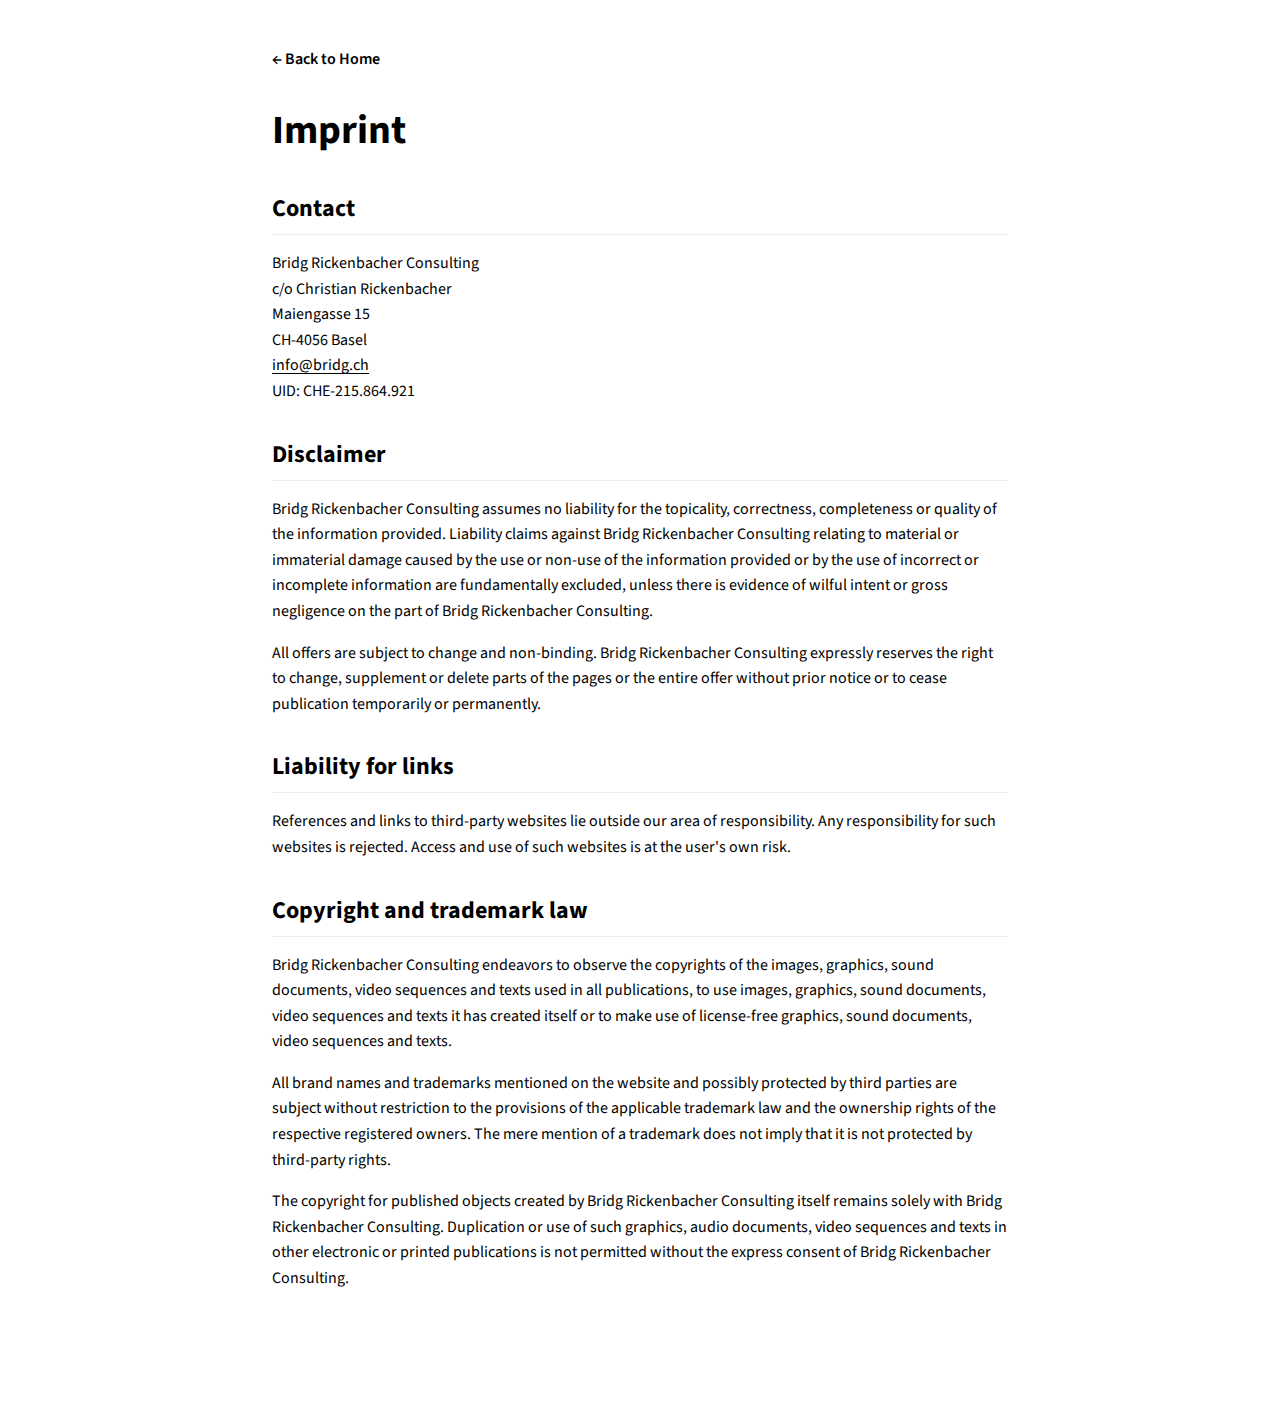
<file: imprint.html>
<!DOCTYPE html>
<html lang="en">
<head>
    <meta charset="UTF-8">
    <meta name="viewport" content="width=device-width, initial-scale=1.0">
    <title>Imprint - Bridg Rickenbacher Consulting</title>
    <link rel="stylesheet" href="style.css">
    <link rel="preconnect" href="https://fonts.googleapis.com">
    <link rel="preconnect" href="https://fonts.gstatic.com" crossorigin>
    <link href="https://fonts.googleapis.com/css2?family=Source+Sans+3:wght@400;600&display=swap" rel="stylesheet">
</head>
<body>
    <div class="static-page-container">
        <a href="index.html" class="back-link">&larr; Back to Home</a>
        
        <h1>Imprint</h1>

        <article>
            <h2>Contact</h2>
            <p>
                Bridg Rickenbacher Consulting<br>
                c/o Christian Rickenbacher<br>
                Maiengasse 15<br>
                CH-4056 Basel<br>
                <a href="mailto:info@bridg.ch">info@bridg.ch</a><br>
                UID: CHE-215.864.921
            </p>
    
            <h2>Disclaimer</h2>
            <p>Bridg Rickenbacher Consulting assumes no liability for the topicality, correctness, completeness or quality of the information provided. Liability claims against Bridg Rickenbacher Consulting relating to material or immaterial damage caused by the use or non-use of the information provided or by the use of incorrect or incomplete information are fundamentally excluded, unless there is evidence of wilful intent or gross negligence on the part of Bridg Rickenbacher Consulting.</p>
            <p>All offers are subject to change and non-binding. Bridg Rickenbacher Consulting expressly reserves the right to change, supplement or delete parts of the pages or the entire offer without prior notice or to cease publication temporarily or permanently.</p>
    
            <h2>Liability for links</h2>
            <p>References and links to third-party websites lie outside our area of responsibility. Any responsibility for such websites is rejected. Access and use of such websites is at the user's own risk.</p>
    
            <h2>Copyright and trademark law</h2>
            <p>Bridg Rickenbacher Consulting endeavors to observe the copyrights of the images, graphics, sound documents, video sequences and texts used in all publications, to use images, graphics, sound documents, video sequences and texts it has created itself or to make use of license-free graphics, sound documents, video sequences and texts.</p>
            <p>All brand names and trademarks mentioned on the website and possibly protected by third parties are subject without restriction to the provisions of the applicable trademark law and the ownership rights of the respective registered owners. The mere mention of a trademark does not imply that it is not protected by third-party rights.</p>
            <p>The copyright for published objects created by Bridg Rickenbacher Consulting itself remains solely with Bridg Rickenbacher Consulting. Duplication or use of such graphics, audio documents, video sequences and texts in other electronic or printed publications is not permitted without the express consent of Bridg Rickenbacher Consulting.</p>
        </article>
    </div>
</body>
</html>
</file>
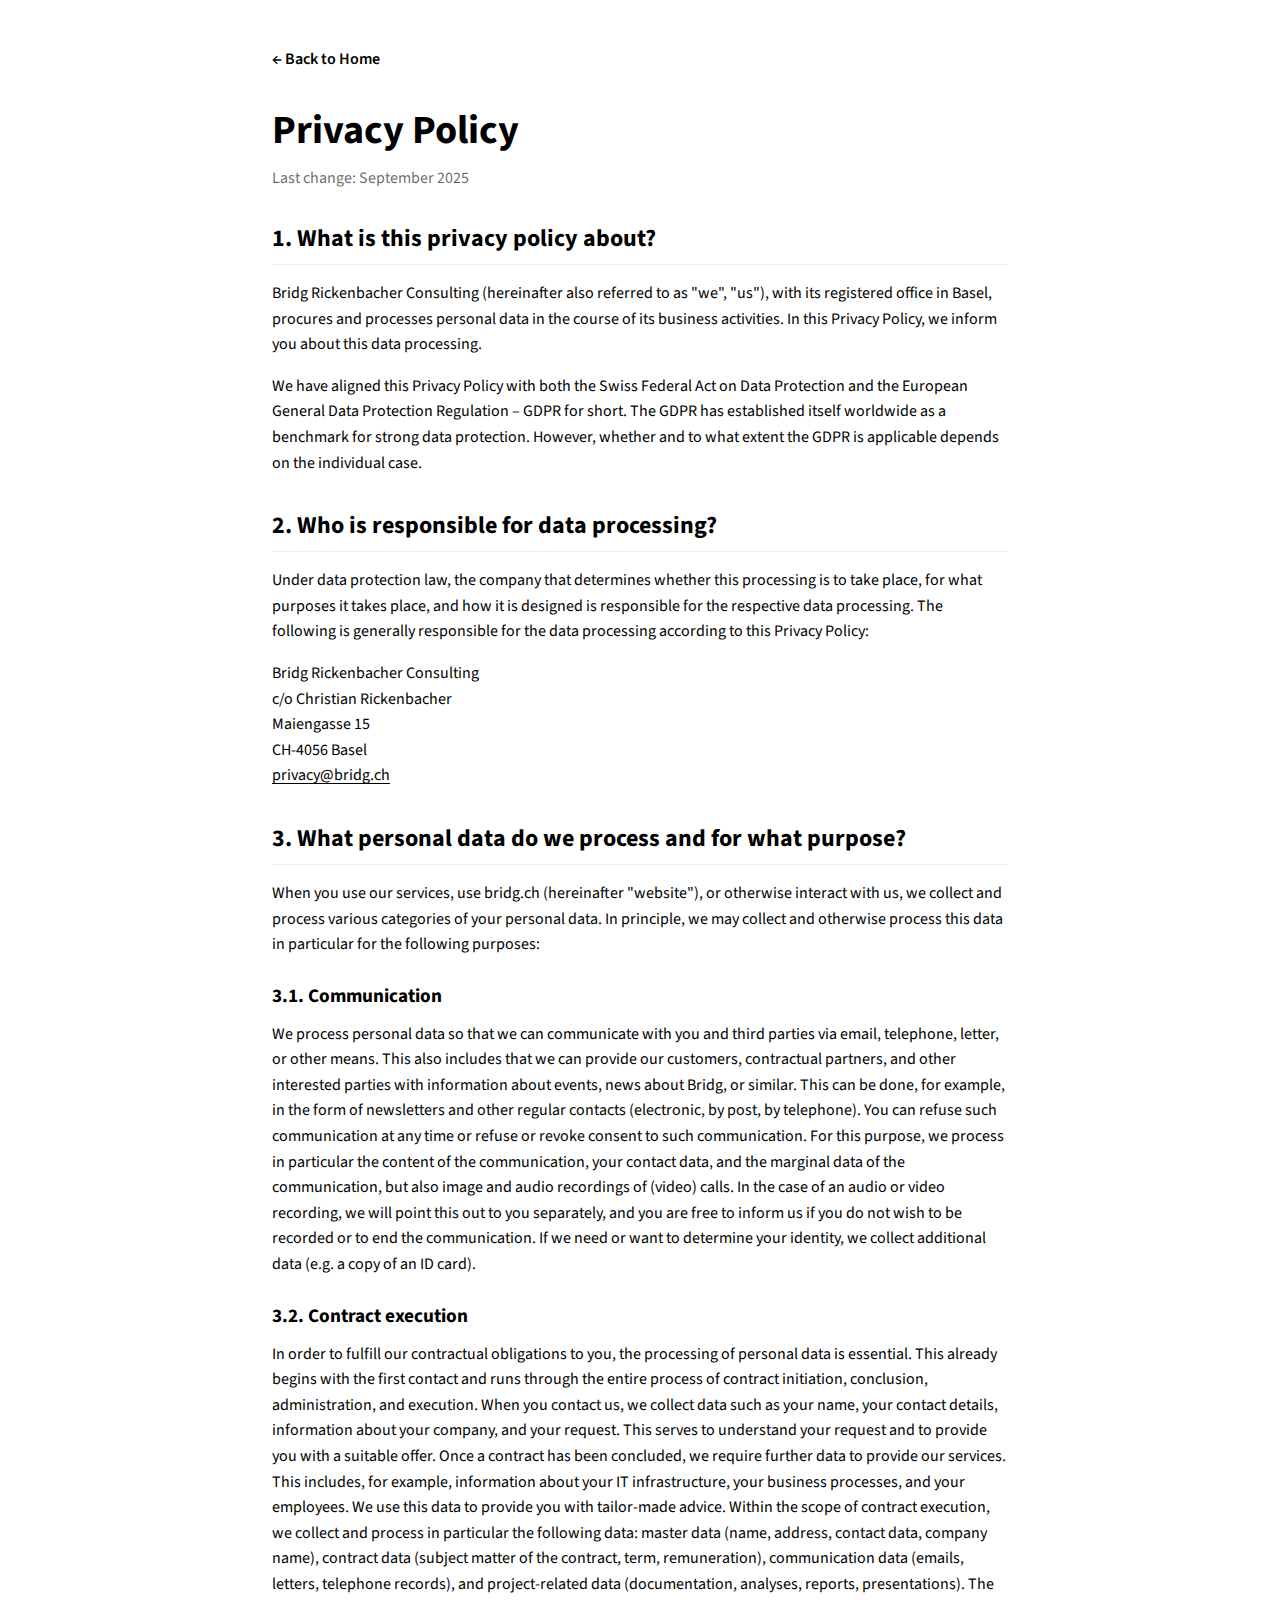
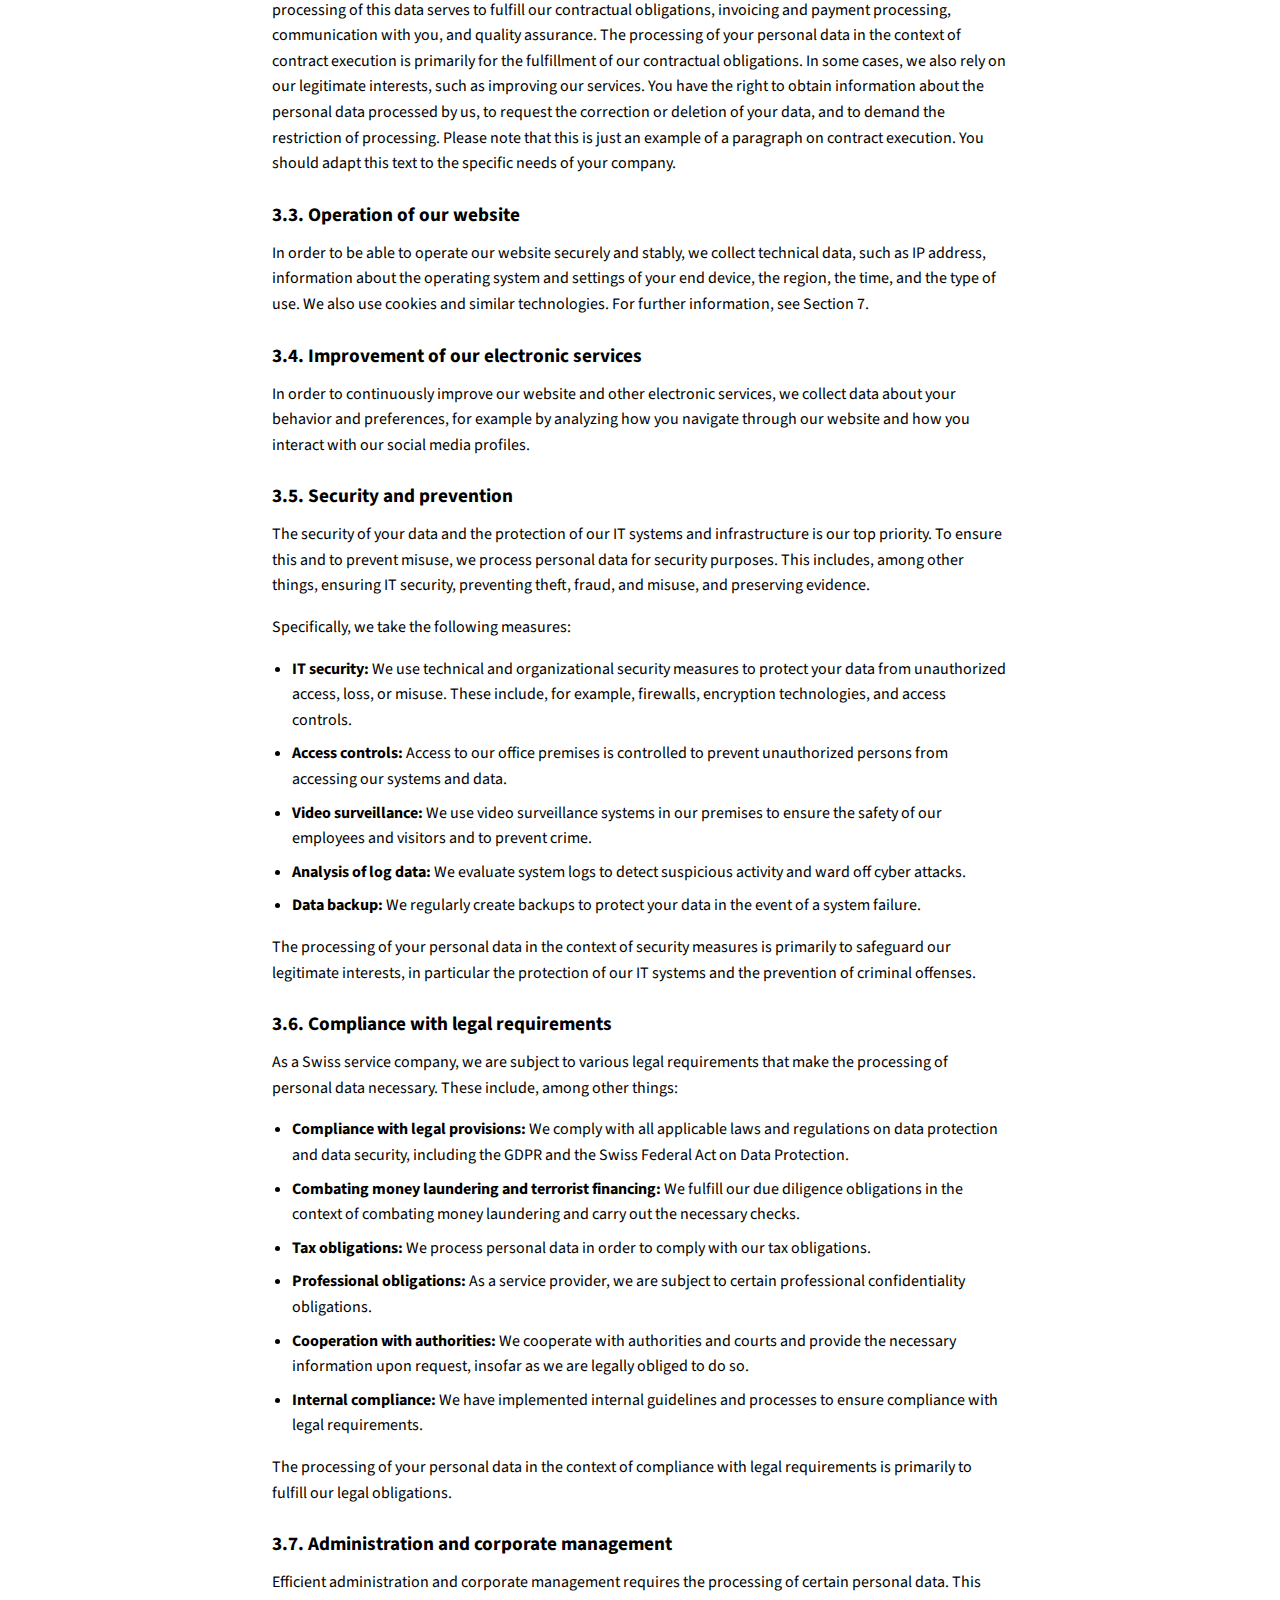
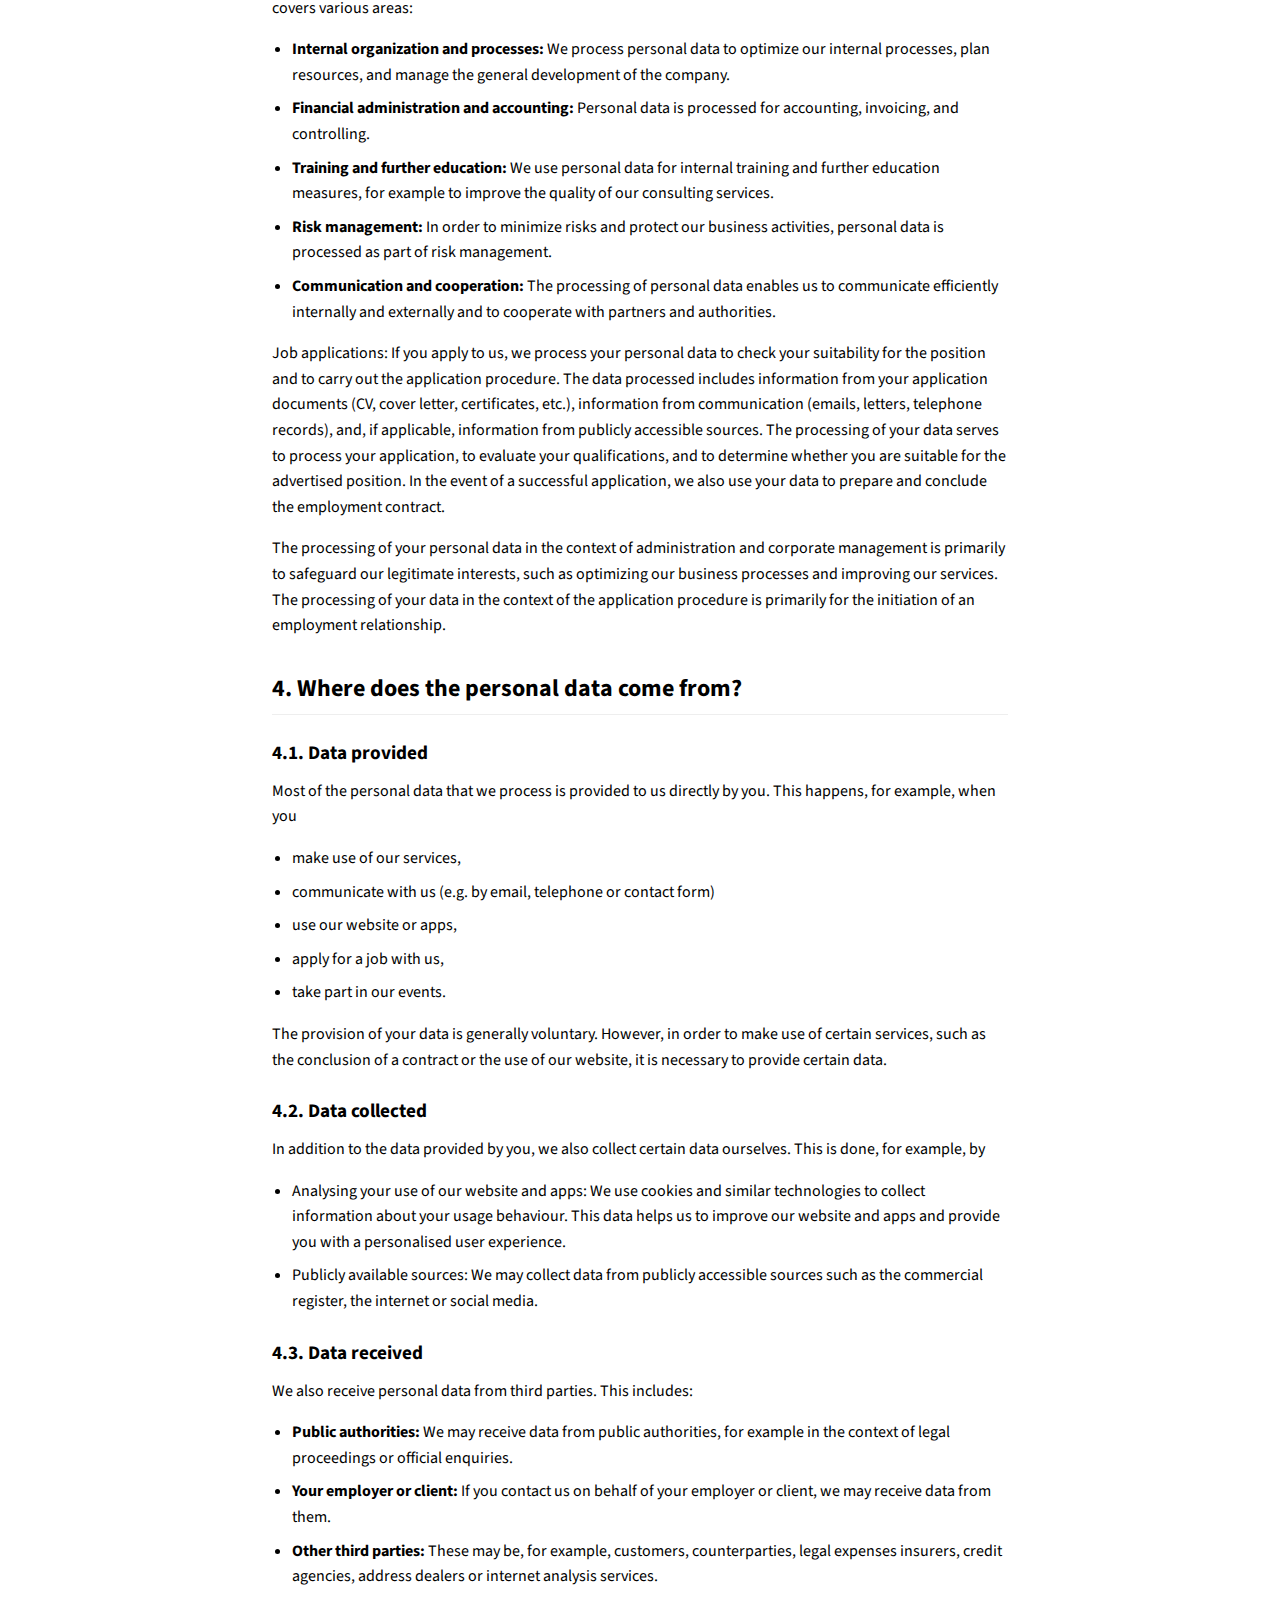
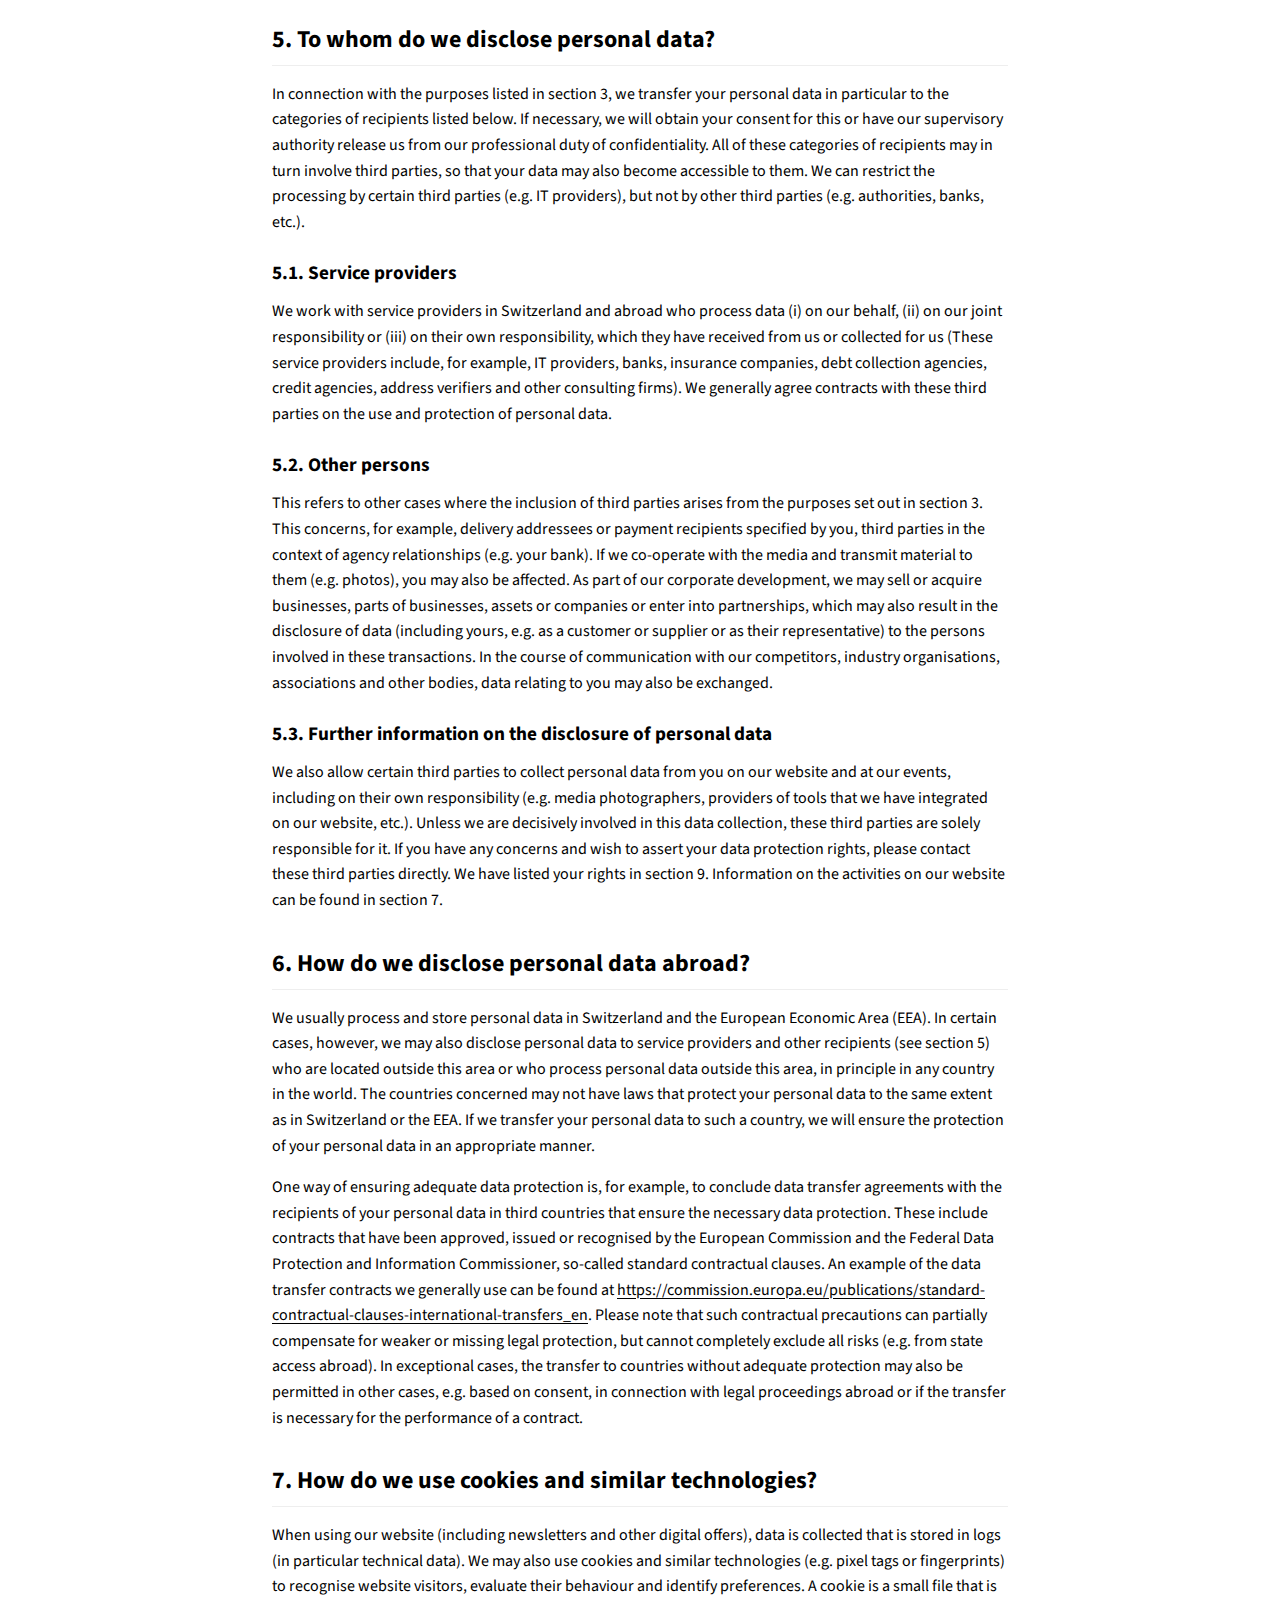
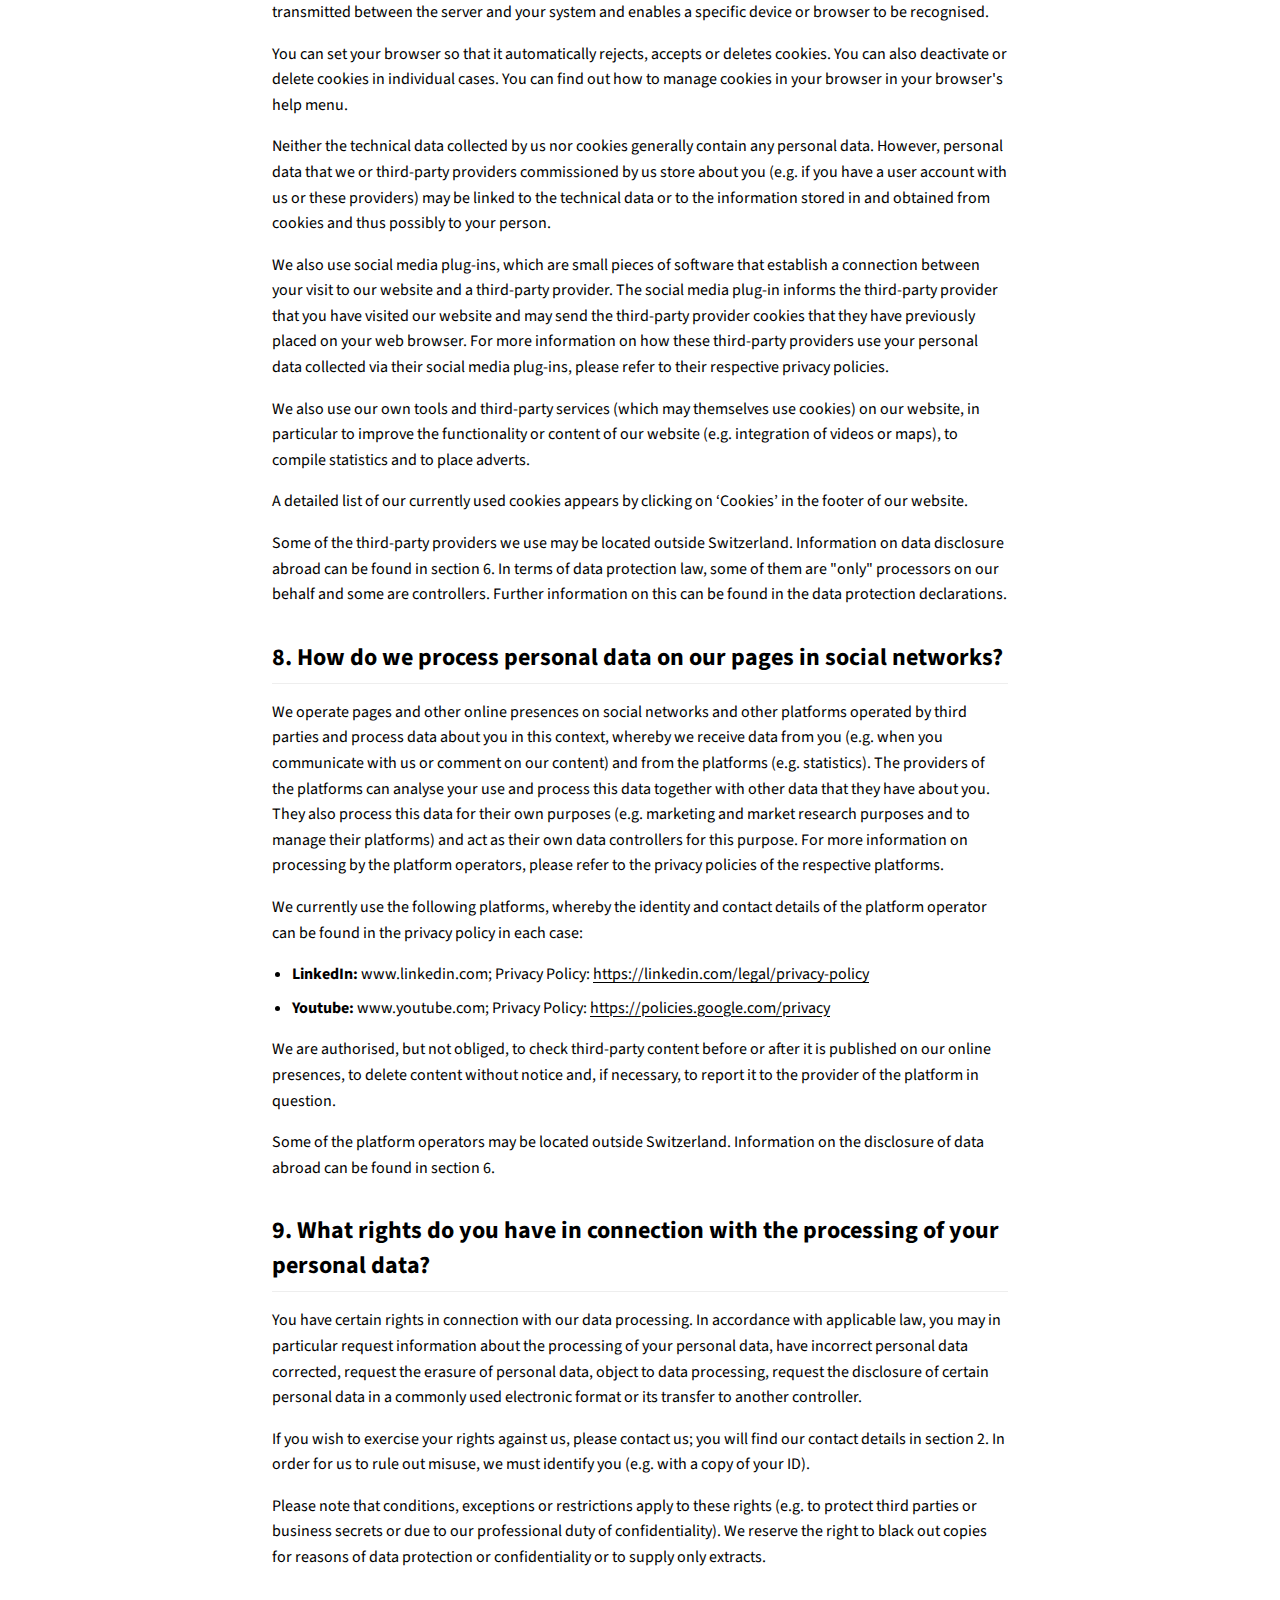
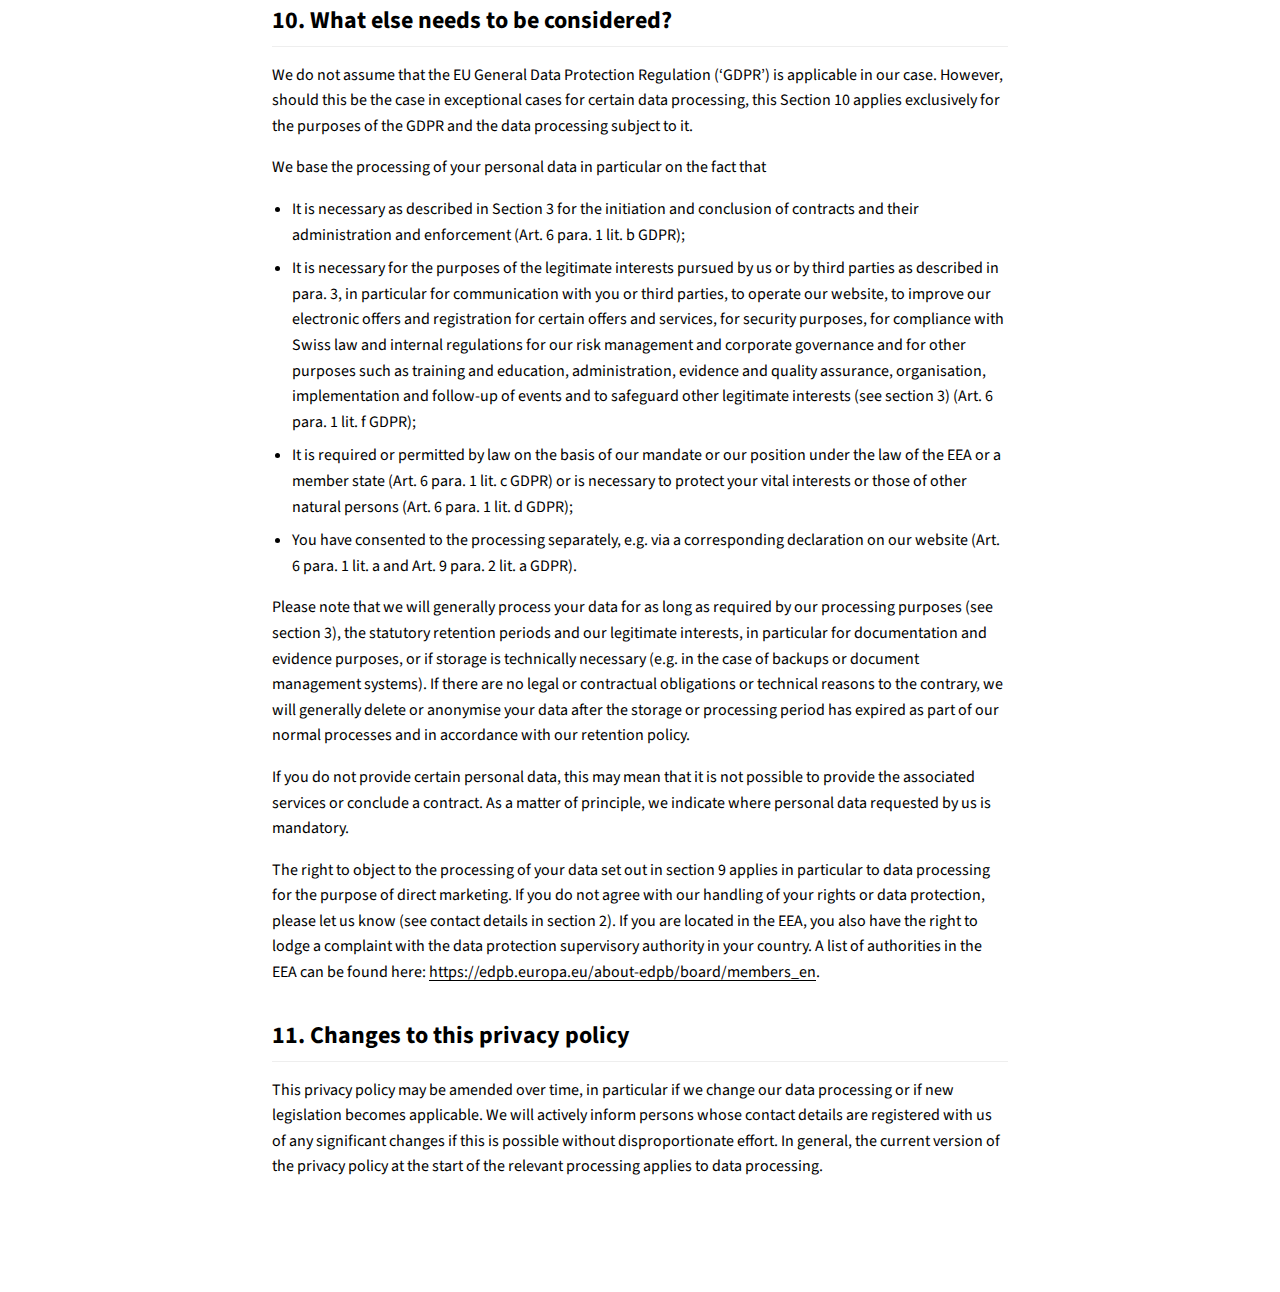
<file: privacy.html>
<!DOCTYPE html>
<html lang="en">
<head>
    <meta charset="UTF-8">
    <meta name="viewport" content="width=device-width, initial-scale=1.0">
    <title>Privacy Policy - Bridg Rickenbacher Consulting</title>
    <link rel="stylesheet" href="style.css">
    <link rel="preconnect" href="https://fonts.googleapis.com">
    <link rel="preconnect" href="https://fonts.gstatic.com" crossorigin>
    <link href="https://fonts.googleapis.com/css2?family=Source+Sans+3:wght@400;600&display=swap" rel="stylesheet">
</head>
<body>
    <div class="static-page-container">
        <a href="index.html" class="back-link">← Back to Home</a>
        
        <h1>Privacy Policy</h1>
        <p class="last-updated">Last change: September 2025</p>

        <article>
            <h2>1. What is this privacy policy about?</h2>
            <p>Bridg Rickenbacher Consulting (hereinafter also referred to as "we", "us"), with its registered office in Basel, procures and processes personal data in the course of its business activities. In this Privacy Policy, we inform you about this data processing.</p>
            <p>We have aligned this Privacy Policy with both the Swiss Federal Act on Data Protection and the European General Data Protection Regulation – GDPR for short. The GDPR has established itself worldwide as a benchmark for strong data protection. However, whether and to what extent the GDPR is applicable depends on the individual case.</p>
            
            <h2>2. Who is responsible for data processing?</h2>
            <p>Under data protection law, the company that determines whether this processing is to take place, for what purposes it takes place, and how it is designed is responsible for the respective data processing. The following is generally responsible for the data processing according to this Privacy Policy:</p>
            <p>
                Bridg Rickenbacher Consulting<br>
                c/o Christian Rickenbacher<br>
                Maiengasse 15<br>
                CH-4056 Basel<br>
                <a href="mailto:privacy@bridg.ch">privacy@bridg.ch</a>
            </p>
            
            <h2>3. What personal data do we process and for what purpose?</h2>
            <p>When you use our services, use bridg.ch (hereinafter "website"), or otherwise interact with us, we collect and process various categories of your personal data. In principle, we may collect and otherwise process this data in particular for the following purposes:</p>
            
            <h3>3.1. Communication</h3>
            <p>We process personal data so that we can communicate with you and third parties via email, telephone, letter, or other means. This also includes that we can provide our customers, contractual partners, and other interested parties with information about events, news about Bridg, or similar. This can be done, for example, in the form of newsletters and other regular contacts (electronic, by post, by telephone). You can refuse such communication at any time or refuse or revoke consent to such communication. For this purpose, we process in particular the content of the communication, your contact data, and the marginal data of the communication, but also image and audio recordings of (video) calls. In the case of an audio or video recording, we will point this out to you separately, and you are free to inform us if you do not wish to be recorded or to end the communication. If we need or want to determine your identity, we collect additional data (e.g. a copy of an ID card).</p>
            
            <h3>3.2. Contract execution</h3>
            <p>In order to fulfill our contractual obligations to you, the processing of personal data is essential. This already begins with the first contact and runs through the entire process of contract initiation, conclusion, administration, and execution. When you contact us, we collect data such as your name, your contact details, information about your company, and your request. This serves to understand your request and to provide you with a suitable offer. Once a contract has been concluded, we require further data to provide our services. This includes, for example, information about your IT infrastructure, your business processes, and your employees. We use this data to provide you with tailor-made advice. Within the scope of contract execution, we collect and process in particular the following data: master data (name, address, contact data, company name), contract data (subject matter of the contract, term, remuneration), communication data (emails, letters, telephone records), and project-related data (documentation, analyses, reports, presentations). The processing of this data serves to fulfill our contractual obligations, invoicing and payment processing, communication with you, and quality assurance. The processing of your personal data in the context of contract execution is primarily for the fulfillment of our contractual obligations. In some cases, we also rely on our legitimate interests, such as improving our services. You have the right to obtain information about the personal data processed by us, to request the correction or deletion of your data, and to demand the restriction of processing. Please note that this is just an example of a paragraph on contract execution. You should adapt this text to the specific needs of your company.</p>

            <h3>3.3. Operation of our website</h3>
            <p>In order to be able to operate our website securely and stably, we collect technical data, such as IP address, information about the operating system and settings of your end device, the region, the time, and the type of use. We also use cookies and similar technologies. For further information, see Section 7.</p>
            
            <h3>3.4. Improvement of our electronic services</h3>
            <p>In order to continuously improve our website and other electronic services, we collect data about your behavior and preferences, for example by analyzing how you navigate through our website and how you interact with our social media profiles.</p>
            
            <h3>3.5. Security and prevention</h3>
            <p>The security of your data and the protection of our IT systems and infrastructure is our top priority. To ensure this and to prevent misuse, we process personal data for security purposes. This includes, among other things, ensuring IT security, preventing theft, fraud, and misuse, and preserving evidence.</p>
            <p>Specifically, we take the following measures:</p>
            <ul>
                <li><strong>IT security:</strong> We use technical and organizational security measures to protect your data from unauthorized access, loss, or misuse. These include, for example, firewalls, encryption technologies, and access controls.</li>
                <li><strong>Access controls:</strong> Access to our office premises is controlled to prevent unauthorized persons from accessing our systems and data.</li>
                <li><strong>Video surveillance:</strong> We use video surveillance systems in our premises to ensure the safety of our employees and visitors and to prevent crime.</li>
                <li><strong>Analysis of log data:</strong> We evaluate system logs to detect suspicious activity and ward off cyber attacks.</li>
                <li><strong>Data backup:</strong> We regularly create backups to protect your data in the event of a system failure.</li>
            </ul>
            <p>The processing of your personal data in the context of security measures is primarily to safeguard our legitimate interests, in particular the protection of our IT systems and the prevention of criminal offenses.</p>

            <h3>3.6. Compliance with legal requirements</h3>
            <p>As a Swiss service company, we are subject to various legal requirements that make the processing of personal data necessary. These include, among other things:</p>
            <ul>
                <li><strong>Compliance with legal provisions:</strong> We comply with all applicable laws and regulations on data protection and data security, including the GDPR and the Swiss Federal Act on Data Protection.</li>
                <li><strong>Combating money laundering and terrorist financing:</strong> We fulfill our due diligence obligations in the context of combating money laundering and carry out the necessary checks.</li>
                <li><strong>Tax obligations:</strong> We process personal data in order to comply with our tax obligations.</li>
                <li><strong>Professional obligations:</strong> As a service provider, we are subject to certain professional confidentiality obligations.</li>
                <li><strong>Cooperation with authorities:</strong> We cooperate with authorities and courts and provide the necessary information upon request, insofar as we are legally obliged to do so.</li>
                <li><strong>Internal compliance:</strong> We have implemented internal guidelines and processes to ensure compliance with legal requirements.</li>
            </ul>
            <p>The processing of your personal data in the context of compliance with legal requirements is primarily to fulfill our legal obligations.</p>

            <h3>3.7. Administration and corporate management</h3>
            <p>Efficient administration and corporate management requires the processing of certain personal data. This covers various areas:</p>
            <ul>
                <li><strong>Internal organization and processes:</strong> We process personal data to optimize our internal processes, plan resources, and manage the general development of the company.</li>
                <li><strong>Financial administration and accounting:</strong> Personal data is processed for accounting, invoicing, and controlling.</li>
                <li><strong>Training and further education:</strong> We use personal data for internal training and further education measures, for example to improve the quality of our consulting services.</li>
                <li><strong>Risk management:</strong> In order to minimize risks and protect our business activities, personal data is processed as part of risk management.</li>
                <li><strong>Communication and cooperation:</strong> The processing of personal data enables us to communicate efficiently internally and externally and to cooperate with partners and authorities.</li>
            </ul>
            <p>Job applications: If you apply to us, we process your personal data to check your suitability for the position and to carry out the application procedure. The data processed includes information from your application documents (CV, cover letter, certificates, etc.), information from communication (emails, letters, telephone records), and, if applicable, information from publicly accessible sources. The processing of your data serves to process your application, to evaluate your qualifications, and to determine whether you are suitable for the advertised position. In the event of a successful application, we also use your data to prepare and conclude the employment contract.</p>
            <p>The processing of your personal data in the context of administration and corporate management is primarily to safeguard our legitimate interests, such as optimizing our business processes and improving our services. The processing of your data in the context of the application procedure is primarily for the initiation of an employment relationship.</p>
            
            <h2>4. Where does the personal data come from?</h2>
            
            <h3>4.1. Data provided</h3>
            <p>Most of the personal data that we process is provided to us directly by you. This happens, for example, when you</p>
            <ul>
                <li>make use of our services,</li>
                <li>communicate with us (e.g. by email, telephone or contact form)</li>
                <li>use our website or apps,</li>
                <li>apply for a job with us,</li>
                <li>take part in our events.</li>
            </ul>
            <p>The provision of your data is generally voluntary. However, in order to make use of certain services, such as the conclusion of a contract or the use of our website, it is necessary to provide certain data.</p>

            <h3>4.2. Data collected</h3>
            <p>In addition to the data provided by you, we also collect certain data ourselves. This is done, for example, by</p>
            <ul>
                <li>Analysing your use of our website and apps: We use cookies and similar technologies to collect information about your usage behaviour. This data helps us to improve our website and apps and provide you with a personalised user experience.</li>
                <li>Publicly available sources: We may collect data from publicly accessible sources such as the commercial register, the internet or social media.</li>
            </ul>

            <h3>4.3. Data received</h3>
            <p>We also receive personal data from third parties. This includes:</p>
            <ul>
                <li><strong>Public authorities:</strong> We may receive data from public authorities, for example in the context of legal proceedings or official enquiries.</li>
                <li><strong>Your employer or client:</strong> If you contact us on behalf of your employer or client, we may receive data from them.</li>
                <li><strong>Other third parties:</strong> These may be, for example, customers, counterparties, legal expenses insurers, credit agencies, address dealers or internet analysis services.</li>
            </ul>

            <h2>5. To whom do we disclose personal data?</h2>
            <p>In connection with the purposes listed in section 3, we transfer your personal data in particular to the categories of recipients listed below. If necessary, we will obtain your consent for this or have our supervisory authority release us from our professional duty of confidentiality. All of these categories of recipients may in turn involve third parties, so that your data may also become accessible to them. We can restrict the processing by certain third parties (e.g. IT providers), but not by other third parties (e.g. authorities, banks, etc.).</p>

            <h3>5.1. Service providers</h3>
            <p>We work with service providers in Switzerland and abroad who process data (i) on our behalf, (ii) on our joint responsibility or (iii) on their own responsibility, which they have received from us or collected for us (These service providers include, for example, IT providers, banks, insurance companies, debt collection agencies, credit agencies, address verifiers and other consulting firms). We generally agree contracts with these third parties on the use and protection of personal data.</p>
            
            <h3>5.2. Other persons</h3>
            <p>This refers to other cases where the inclusion of third parties arises from the purposes set out in section 3. This concerns, for example, delivery addressees or payment recipients specified by you, third parties in the context of agency relationships (e.g. your bank). If we co-operate with the media and transmit material to them (e.g. photos), you may also be affected. As part of our corporate development, we may sell or acquire businesses, parts of businesses, assets or companies or enter into partnerships, which may also result in the disclosure of data (including yours, e.g. as a customer or supplier or as their representative) to the persons involved in these transactions. In the course of communication with our competitors, industry organisations, associations and other bodies, data relating to you may also be exchanged.</p>
            
            <h3>5.3. Further information on the disclosure of personal data</h3>
            <p>We also allow certain third parties to collect personal data from you on our website and at our events, including on their own responsibility (e.g. media photographers, providers of tools that we have integrated on our website, etc.). Unless we are decisively involved in this data collection, these third parties are solely responsible for it. If you have any concerns and wish to assert your data protection rights, please contact these third parties directly. We have listed your rights in section 9. Information on the activities on our website can be found in section 7.</p>
            
            <h2>6. How do we disclose personal data abroad?</h2>
            <p>We usually process and store personal data in Switzerland and the European Economic Area (EEA). In certain cases, however, we may also disclose personal data to service providers and other recipients (see section 5) who are located outside this area or who process personal data outside this area, in principle in any country in the world. The countries concerned may not have laws that protect your personal data to the same extent as in Switzerland or the EEA. If we transfer your personal data to such a country, we will ensure the protection of your personal data in an appropriate manner.</p>
            <p>One way of ensuring adequate data protection is, for example, to conclude data transfer agreements with the recipients of your personal data in third countries that ensure the necessary data protection. These include contracts that have been approved, issued or recognised by the European Commission and the Federal Data Protection and Information Commissioner, so-called standard contractual clauses. An example of the data transfer contracts we generally use can be found at <a href="https://commission.europa.eu/publications/standard-contractual-clauses-international-transfers_en" target="_blank" rel="noopener noreferrer">https://commission.europa.eu/publications/standard-contractual-clauses-international-transfers_en</a>. Please note that such contractual precautions can partially compensate for weaker or missing legal protection, but cannot completely exclude all risks (e.g. from state access abroad). In exceptional cases, the transfer to countries without adequate protection may also be permitted in other cases, e.g. based on consent, in connection with legal proceedings abroad or if the transfer is necessary for the performance of a contract.</p>
            
            <h2>7. How do we use cookies and similar technologies?</h2>
            <p>When using our website (including newsletters and other digital offers), data is collected that is stored in logs (in particular technical data). We may also use cookies and similar technologies (e.g. pixel tags or fingerprints) to recognise website visitors, evaluate their behaviour and identify preferences. A cookie is a small file that is transmitted between the server and your system and enables a specific device or browser to be recognised.</p>
            <p>You can set your browser so that it automatically rejects, accepts or deletes cookies. You can also deactivate or delete cookies in individual cases. You can find out how to manage cookies in your browser in your browser's help menu.</p>
            <p>Neither the technical data collected by us nor cookies generally contain any personal data. However, personal data that we or third-party providers commissioned by us store about you (e.g. if you have a user account with us or these providers) may be linked to the technical data or to the information stored in and obtained from cookies and thus possibly to your person.</p>
            <p>We also use social media plug-ins, which are small pieces of software that establish a connection between your visit to our website and a third-party provider. The social media plug-in informs the third-party provider that you have visited our website and may send the third-party provider cookies that they have previously placed on your web browser. For more information on how these third-party providers use your personal data collected via their social media plug-ins, please refer to their respective privacy policies.</p>
            <p>We also use our own tools and third-party services (which may themselves use cookies) on our website, in particular to improve the functionality or content of our website (e.g. integration of videos or maps), to compile statistics and to place adverts.</p>
            <p>A detailed list of our currently used cookies appears by clicking on ‘Cookies’ in the footer of our website.</p>
            <p>Some of the third-party providers we use may be located outside Switzerland. Information on data disclosure abroad can be found in section 6. In terms of data protection law, some of them are "only" processors on our behalf and some are controllers. Further information on this can be found in the data protection declarations.</p>
            
            <h2>8. How do we process personal data on our pages in social networks?</h2>
            <p>We operate pages and other online presences on social networks and other platforms operated by third parties and process data about you in this context, whereby we receive data from you (e.g. when you communicate with us or comment on our content) and from the platforms (e.g. statistics). The providers of the platforms can analyse your use and process this data together with other data that they have about you. They also process this data for their own purposes (e.g. marketing and market research purposes and to manage their platforms) and act as their own data controllers for this purpose. For more information on processing by the platform operators, please refer to the privacy policies of the respective platforms.</p>
            <p>We currently use the following platforms, whereby the identity and contact details of the platform operator can be found in the privacy policy in each case:</p>
            <ul>
                <li><strong>LinkedIn:</strong> www.linkedin.com; Privacy Policy: <a href="https://linkedin.com/legal/privacy-policy" target="_blank" rel="noopener noreferrer">https://linkedin.com/legal/privacy-policy</a></li>
                <li><strong>Youtube:</strong> www.youtube.com; Privacy Policy: <a href="https://policies.google.com/privacy" target="_blank" rel="noopener noreferrer">https://policies.google.com/privacy</a></li>
            </ul>
            <p>We are authorised, but not obliged, to check third-party content before or after it is published on our online presences, to delete content without notice and, if necessary, to report it to the provider of the platform in question.</p>
            <p>Some of the platform operators may be located outside Switzerland. Information on the disclosure of data abroad can be found in section 6.</p>
            
            <h2>9. What rights do you have in connection with the processing of your personal data?</h2>
            <p>You have certain rights in connection with our data processing. In accordance with applicable law, you may in particular request information about the processing of your personal data, have incorrect personal data corrected, request the erasure of personal data, object to data processing, request the disclosure of certain personal data in a commonly used electronic format or its transfer to another controller.</p>
            <p>If you wish to exercise your rights against us, please contact us; you will find our contact details in section 2. In order for us to rule out misuse, we must identify you (e.g. with a copy of your ID).</p>
            <p>Please note that conditions, exceptions or restrictions apply to these rights (e.g. to protect third parties or business secrets or due to our professional duty of confidentiality). We reserve the right to black out copies for reasons of data protection or confidentiality or to supply only extracts.</p>
            
            <h2>10. What else needs to be considered?</h2>
            <p>We do not assume that the EU General Data Protection Regulation (‘GDPR’) is applicable in our case. However, should this be the case in exceptional cases for certain data processing, this Section 10 applies exclusively for the purposes of the GDPR and the data processing subject to it.</p>
            <p>We base the processing of your personal data in particular on the fact that</p>
            <ul>
                <li>It is necessary as described in Section 3 for the initiation and conclusion of contracts and their administration and enforcement (Art. 6 para. 1 lit. b GDPR);</li>
                <li>It is necessary for the purposes of the legitimate interests pursued by us or by third parties as described in para. 3, in particular for communication with you or third parties, to operate our website, to improve our electronic offers and registration for certain offers and services, for security purposes, for compliance with Swiss law and internal regulations for our risk management and corporate governance and for other purposes such as training and education, administration, evidence and quality assurance, organisation, implementation and follow-up of events and to safeguard other legitimate interests (see section 3) (Art. 6 para. 1 lit. f GDPR);</li>
                <li>It is required or permitted by law on the basis of our mandate or our position under the law of the EEA or a member state (Art. 6 para. 1 lit. c GDPR) or is necessary to protect your vital interests or those of other natural persons (Art. 6 para. 1 lit. d GDPR);</li>
                <li>You have consented to the processing separately, e.g. via a corresponding declaration on our website (Art. 6 para. 1 lit. a and Art. 9 para. 2 lit. a GDPR).</li>
            </ul>
            <p>Please note that we will generally process your data for as long as required by our processing purposes (see section 3), the statutory retention periods and our legitimate interests, in particular for documentation and evidence purposes, or if storage is technically necessary (e.g. in the case of backups or document management systems). If there are no legal or contractual obligations or technical reasons to the contrary, we will generally delete or anonymise your data after the storage or processing period has expired as part of our normal processes and in accordance with our retention policy.</p>
            <p>If you do not provide certain personal data, this may mean that it is not possible to provide the associated services or conclude a contract. As a matter of principle, we indicate where personal data requested by us is mandatory.</p>
            <p>The right to object to the processing of your data set out in section 9 applies in particular to data processing for the purpose of direct marketing. If you do not agree with our handling of your rights or data protection, please let us know (see contact details in section 2). If you are located in the EEA, you also have the right to lodge a complaint with the data protection supervisory authority in your country. A list of authorities in the EEA can be found here: <a href="https://edpb.europa.eu/about-edpb/board/members_en" target="_blank" rel="noopener noreferrer">https://edpb.europa.eu/about-edpb/board/members_en</a>.</p>
            
            <h2>11. Changes to this privacy policy</h2>
            <p>This privacy policy may be amended over time, in particular if we change our data processing or if new legislation becomes applicable. We will actively inform persons whose contact details are registered with us of any significant changes if this is possible without disproportionate effort. In general, the current version of the privacy policy at the start of the relevant processing applies to data processing.</p>
        </article>

    </div>
</body>
</html>
</file>
<file: style.css>
@font-face {
    font-family: 'Source Sans Pro';
    src: url('./SourceSans3.ttf') format('truetype');
    font-weight: 400 600;
}

:root {
    --background-color: #FFFFFF;
    --text-color: #000000;
    --subtle-text-color: rgba(0, 0, 0, 0.6);
    --accent-color: #EEEEEE;
}

* {
    margin: 0;
    padding: 0;
    box-sizing: border-box;
}

html, body {
    width: 100%;
    min-height: 100dvh;
}

body {
    font-family: 'Source Sans 3', -apple-system, BlinkMacSystemFont, "Segoe UI", Roboto, Helvetica, Arial, sans-serif;
    background-color: var(--background-color);
    color: var(--text-color);
    -webkit-font-smoothing: antialiased;
    -moz-osx-font-smoothing: grayscale;
}

.card-container {
    display: flex;
    flex-direction: column;
    align-items: center;
    justify-content: center;
    min-height: 100dvh;
    padding: 2rem 1rem;
    text-align: center;
}

.logo-container svg {
    width: 100%;
    max-width: 250px;
    height: auto;
}

.links-container {
    width: 100%;
    max-width: 480px;
    margin-top: 1rem;
    margin-bottom: 2rem;
}

.link-button {
    display: flex;
    align-items: center;
    justify-content: center;
    gap: 0.5rem;
    background-color: var(--background-color);
    border: 1px solid var(--text-color);
    color: var(--text-color);
    padding: 0.5rem;
    margin: 1.5rem 0;
    text-decoration: none;
    font-size: 1rem;
    font-weight: 700;
    border-radius: 8px;
    position: relative;
    box-shadow: 4px 4px 0px 0px var(--text-color);
    transition: transform 0.15s ease-out, box-shadow 0.15s ease-out;
}

.link-button:active {
    transform: translate(4px, 4px);
    box-shadow: none;
}

footer {
    font-size: 0.875rem;
    color: var(--subtle-text-color);
}

footer a {
    color: var(--subtle-text-color);
    text-decoration: none;
    transition: color 0.2s ease-in-out;
}

footer a:hover {
    color: var(--text-color);
}

.static-page-container {
    max-width: 800px;
    margin: 0 auto;
    padding: 2rem 1.5rem 4rem;
}

.back-link {
    display: inline-block;
    color: var(--text-color);
    text-decoration: none;
    margin-bottom: 2rem;
    font-weight: 600;
    transition: opacity 0.2s;
}
.back-link:hover {
    opacity: 0.7;
}

.static-page-container h1 {
    font-size: 2rem;
    margin-bottom: 0.5rem;
}

.last-updated {
    color: var(--subtle-text-color);
    margin-bottom: 2rem;
}

.static-page-container article h2 {
    font-size: 1.5rem;
    margin-top: 2rem;
    margin-bottom: 1rem;
    padding-bottom: 0.5rem;
    border-bottom: 1px solid var(--accent-color);
}
.static-page-container article h3 {
    font-size: 1.2rem;
    margin-top: 1.5rem;
    margin-bottom: 0.75rem;
}

.static-page-container article p {
    line-height: 1.6;
    margin-bottom: 1rem;
    color: var(--text-color);
}

.static-page-container article a {
    color: var(--text-color);
    text-decoration: underline;
    text-underline-offset: 3px;
    transition: opacity 0.2s;
}

.static-page-container article a:hover {
    opacity: 0.7;
}

.static-page-container article ul {
    list-style-position: outside;
    padding-left: 1.25rem;
    margin-bottom: 1rem;
    line-height: 1.6;
}

.static-page-container article li {
    margin-bottom: 0.5rem;
}

.fade-in {
    opacity: 0;
    transform: translateY(10px);
    transition: opacity 0.5s ease-out, transform 0.5s ease-out;
}

@media (min-width: 768px) {
    .link-button:hover {
        transform: translate(2px, 2px);
        box-shadow: 2px 2px 0px 0px var(--text-color);
    }
    .link-button:active {
        transform: translate(4px, 4px);
        box-shadow: none;
    }

    .static-page-container {
        padding: 3rem 2rem 6rem;
    }
    .static-page-container h1 {
        font-size: 2.5rem;
    }
}
</file>
